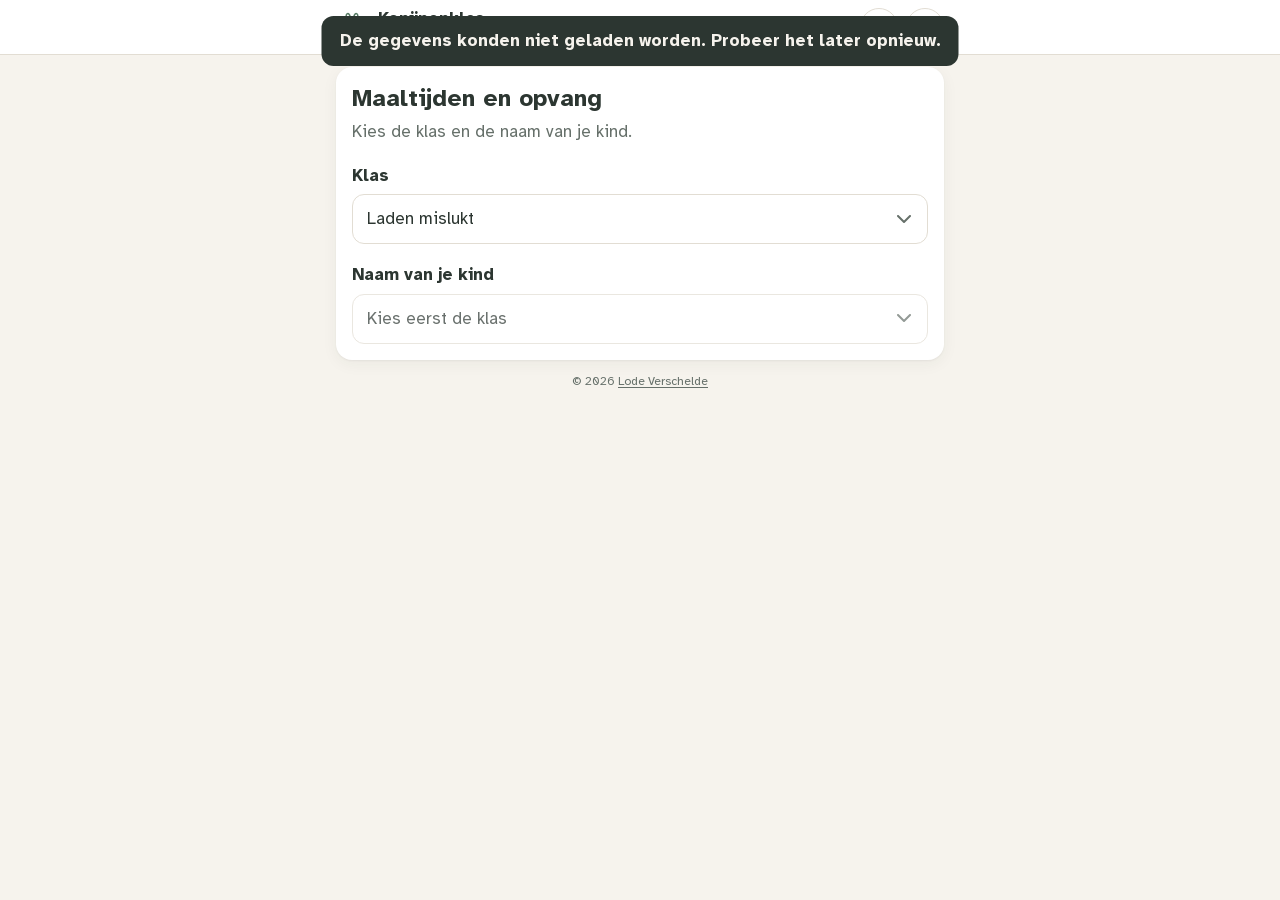
<file: index.html>
<!doctype html>
<html lang="nl-BE">
<head>
  <meta charset="utf-8">
  <meta name="viewport" content="width=device-width, initial-scale=1, viewport-fit=cover">
  <meta name="robots" content="noindex, nofollow">
  <meta name="theme-color" content="#ffffff">
  <title>Konijnenklas: maaltijden en opvang</title>
  <link rel="icon" href="img/konijn.svg" type="image/svg+xml">
  <link rel="apple-touch-icon" href="img/icoon-180.png">
  <link rel="preload" href="fonts/atkinson-400.woff2" as="font" type="font/woff2" crossorigin>
  <link rel="preload" href="fonts/atkinson-700.woff2" as="font" type="font/woff2" crossorigin>
  <script>document.documentElement.dataset.thema = /(?:^|; )thema=donker/.test(document.cookie) ? 'donker' : 'licht';</script>
  <script>(function () {
    var h = document.documentElement, c = (document.cookie.match(/(?:^|; )taal=(nl|en|fr|de|es|it|ko)\b/) || [])[1] || 'nl';
    h.dataset.taal = c;
    h.lang = { nl: 'nl-BE', en: 'en-GB', fr: 'fr-BE', de: 'de-DE', es: 'es-ES', it: 'it-IT', ko: 'ko-KR' }[c];
    if (c !== 'nl') h.classList.add('vertalen');
  })();</script>
  <link rel="stylesheet" href="css/stijl.css">
  <script src="js/vendor/supabase.js" defer></script>
  <script type="module" src="js/ouder.js"></script>
</head>
<body>
  <div class="demo-band" id="demoBand" data-t="demoBand" hidden>Demo: niets wordt echt verstuurd</div>
  <header class="kop">
    <div class="kop-binnen">
      <img class="logo" src="img/konijn.svg" alt="">
      <div>
        <div class="kop-titel" id="klasTitel">Konijnenklas</div>
        <div class="kop-sub" id="schoolTitel" data-t="kopSub">Maaltijden en opvang</div>
      </div>
      <div class="kop-rechts">
        <label class="taal-knop"><span id="taalCode" aria-hidden="true">NL</span><select id="taal" data-t-label="taal" aria-label="Taal"></select></label>
        <button class="thema-knop" type="button" id="themaKnop"></button>
      </div>
    </div>
  </header>

  <main class="inhoud">
    <section class="kaart start" id="start">
      <h1 data-t="kopSub">Maaltijden en opvang</h1>
      <p class="uitleg" data-t="startUitleg">Kies de klas en de naam van je kind.</p>

      <label for="klas" data-t="labelKlas">Klas</label>
      <select id="klas"><option value="" data-t="laden">Even geduld…</option></select>

      <label for="kind" data-t="labelKind">Naam van je kind</label>
      <select id="kind" disabled><option value="" data-t="eerstKlas">Kies eerst de klas</option></select>

      <form id="controle" hidden>
        <label for="achternaam" data-t="labelAchternaam">Typ ter controle de achternaam van je kind</label>
        <p class="hulp" id="achternaamHulp" data-t="achternaamHulp">Zo zijn we zeker dat niemand per vergissing voor een ander kind invult.</p>
        <input type="text" id="achternaam" aria-describedby="achternaamHulp" autocomplete="off" autocapitalize="words" spellcheck="false" enterkeyhint="go">
        <p class="fout" id="startFout" role="alert"></p>
        <button class="knop hoofd breed" type="submit" id="verder" data-t="verder">Verder</button>
      </form>
    </section>

    <section id="werk" hidden>
      <div class="kind-balk">
        <p class="kind-naam"><span class="klein" data-t="voor">Voor</span> <b id="kindNaam"></b></p>
        <button class="link" type="button" id="anderKind" data-t="anderKind">Ander kind</button>
      </div>

      <div class="tabs" role="tablist">
        <button class="tab" role="tab" id="tabMaaltijden" aria-controls="paneelMaaltijden" aria-selected="true" data-t="tabMaaltijden">Maaltijden</button>
        <button class="tab" role="tab" id="tabOpvang" aria-controls="paneelOpvang" aria-selected="false" data-t="tabOpvang">Opvang</button>
      </div>

      <div class="paneel" id="paneelMaaltijden" role="tabpanel" aria-labelledby="tabMaaltijden"></div>
      <div class="paneel" id="paneelOpvang" role="tabpanel" aria-labelledby="tabOpvang" hidden></div>
    </section>
  </main>

  <footer class="voet">© <span class="jaar">2026</span> <a href="https://lvit.be" target="_blank" rel="noopener">Lode Verschelde</a></footer>
  <script>document.querySelectorAll('.jaar').forEach((j) => { j.textContent = new Date().getFullYear(); });</script>

  <dialog id="bevestig">
    <form method="dialog">
      <h2 id="bevestigTitel"></h2>
      <div id="bevestigTekst"></div>
      <div class="dialoog-knoppen">
        <button class="knop" value="nee" data-t="annuleren">Annuleren</button>
        <button class="knop hoofd" value="ja">Versturen</button>
      </div>
    </form>
  </dialog>
  <div class="toast" id="toast" role="status" aria-live="polite"></div>
</body>
</html>
</file>
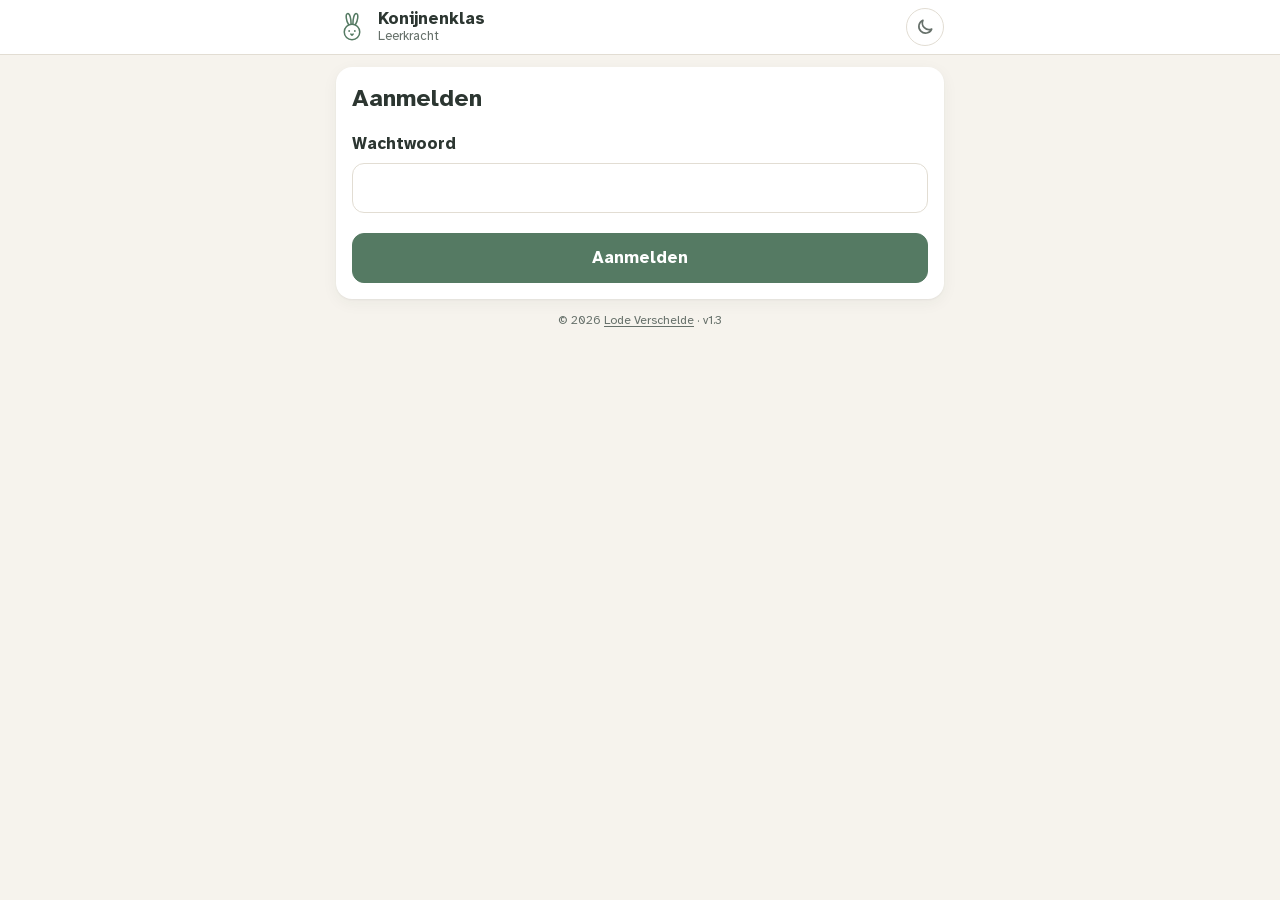
<file: leerkracht/index.html>
<!doctype html>
<html lang="nl-BE">
<head>
  <meta charset="utf-8">
  <meta name="viewport" content="width=device-width, initial-scale=1, viewport-fit=cover">
  <meta name="robots" content="noindex, nofollow">
  <meta name="theme-color" content="#ffffff">
  <meta name="apple-mobile-web-app-capable" content="yes">
  <meta name="apple-mobile-web-app-title" content="Konijnenklas">
  <title>Konijnenklas: leerkracht</title>
  <link rel="manifest" href="manifest.webmanifest">
  <link rel="icon" href="../img/konijn.svg" type="image/svg+xml">
  <link rel="apple-touch-icon" href="../img/icoon-180.png">
  <link rel="preload" href="../fonts/atkinson-400.woff2" as="font" type="font/woff2" crossorigin>
  <link rel="preload" href="../fonts/atkinson-700.woff2" as="font" type="font/woff2" crossorigin>
  <script>document.documentElement.dataset.thema = /(?:^|; )thema=donker/.test(document.cookie) ? 'donker' : 'licht';</script>
  <link rel="stylesheet" href="../css/stijl.css">
  <script src="../js/vendor/supabase.js" defer></script>
  <script type="module" src="../js/leerkracht.js"></script>
</head>
<body>
  <div class="demo-band" id="demoBand" hidden>Demo: wachtwoord "konijn", niets wordt echt bewaard</div>
  <header class="kop">
    <div class="kop-binnen">
      <img class="logo" src="../img/konijn.svg" alt="">
      <div>
        <div class="kop-titel" id="klasTitel">Konijnenklas</div>
        <div class="kop-sub">Leerkracht</div>
      </div>
      <div class="kop-rechts">
        <button class="link" type="button" id="afmelden" hidden>Afmelden</button>
        <button class="thema-knop" type="button" id="themaKnop"></button>
      </div>
    </div>
  </header>

  <main class="inhoud">
    <section class="kaart start" id="aanmelden" hidden>
      <h1>Aanmelden</h1>
      <form id="aanmeldForm">
        <label for="wachtwoord">Wachtwoord</label>
        <input type="password" id="wachtwoord" autocomplete="current-password" enterkeyhint="go">
        <p class="fout" id="aanmeldFout" role="alert"></p>
        <button class="knop hoofd breed" type="submit">Aanmelden</button>
      </form>
    </section>

    <section id="app" hidden>
      <nav class="nav" role="tablist">
        <button class="tab" role="tab" data-scherm="kinderen">Kinderen</button>
        <button class="tab" role="tab" data-scherm="klas">Klas</button>
        <button class="tab" role="tab" data-scherm="vrij">Vrije dagen</button>
        <button class="tab" role="tab" data-scherm="meldingen">Meldingen</button>
      </nav>
      <div id="scherm"></div>
    </section>
  </main>

  <footer class="voet">© <span class="jaar">2026</span> <a href="https://lvit.be" target="_blank" rel="noopener">Lode Verschelde</a> · <span id="versie"></span></footer>
  <script>document.querySelectorAll('.jaar').forEach((j) => { j.textContent = new Date().getFullYear(); });</script>

  <dialog id="bevestig">
    <form method="dialog">
      <h2 id="bevestigTitel"></h2>
      <div id="bevestigTekst"></div>
      <div class="dialoog-knoppen">
        <button class="knop" value="nee">Annuleren</button>
        <button class="knop hoofd" value="ja">OK</button>
      </div>
    </form>
  </dialog>
  <div class="toast" id="toast" role="status" aria-live="polite"></div>
</body>
</html>
</file>
<file: css/stijl.css>
/* Konijnenklas: gedeelde stijl voor de ouder- en de leerkrachtensite. Mobiel eerst. */

@font-face {
  font-family: 'Atkinson Hyperlegible';
  src: url('../fonts/atkinson-400.woff2') format('woff2');
  font-weight: 400;
  font-display: swap;
}
@font-face {
  font-family: 'Atkinson Hyperlegible';
  src: url('../fonts/atkinson-700.woff2') format('woff2');
  font-weight: 700;
  font-display: swap;
}

:root {
  color-scheme: light;
  --achtergrond: #f6f3ed;
  --kaart: #ffffff;
  --tekst: #2c3631;
  --zacht: #66706a;
  --lijn: #e2ddd3;
  --accent: #557a63;
  --accent-donker: #3f5f4b;
  --accent-zacht: #e4ece5;
  --uit: #efece6;
  --uit-tekst: #b6b0a6;
  --warm: #c4825a;
  --warm-zacht: #f6e7dd;
  --warm-tekst: #7a4a2c;
  --vegi: #6f9152;
  --vegi-zacht: #e6eedd;
  --vegi-tekst: #44602f;
  --boter: #b8963f;
  --boter-zacht: #f4ecd4;
  --boter-tekst: #6e5719;
  --maan: #5f6b9c;
  --fout: #a8473b;
  --rood: #c2453a;
  --blauw: #3d6db5;
  --straal: 16px;
  --schaduw: 0 1px 2px rgba(44, 54, 49, .06), 0 4px 16px rgba(44, 54, 49, .05);
}

/* Donkere modus: dezelfde rustige kleuren, gedempt */
:root[data-thema=donker] {
  color-scheme: dark;
  --achtergrond: #161b19;
  --kaart: #20272a;
  --tekst: #e5e9e6;
  --zacht: #9ba59f;
  --lijn: #353e3b;
  --accent: #4f7a5e;
  --accent-donker: #9cc4a9;
  --accent-zacht: #24382c;
  --uit: #262d2c;
  --uit-tekst: #5b6561;
  --warm: #c98f68;
  --warm-zacht: #3a2a21;
  --warm-tekst: #f0c6a8;
  --vegi: #86a768;
  --vegi-zacht: #253120;
  --vegi-tekst: #c6dcb0;
  --boter: #c7a654;
  --boter-zacht: #352e1a;
  --boter-tekst: #ebd89f;
  --maan: #a3aee0;
  --fout: #e48f82;
  --rood: #c9564b;
  --blauw: #4a7bc4;
  --schaduw: 0 1px 2px rgba(0, 0, 0, .3), 0 4px 16px rgba(0, 0, 0, .2);
}
:root[data-thema=donker] .dag.gekozen .dag-cirkel::after { background-color: #3f6b4f; }
:root[data-thema=donker] select {
  background-image: url("data:image/svg+xml,%3Csvg xmlns='http://www.w3.org/2000/svg' width='14' height='9' fill='none' stroke='%239ba59f' stroke-width='2' stroke-linecap='round' stroke-linejoin='round'%3E%3Cpath d='M1 1l6 6 6-6'/%3E%3C/svg%3E");
}

* { box-sizing: border-box; }
html { -webkit-text-size-adjust: 100%; }
body {
  margin: 0;
  background: var(--achtergrond);
  color: var(--tekst);
  font: 17px/1.5 'Atkinson Hyperlegible', system-ui, -apple-system, sans-serif;
  -webkit-font-smoothing: antialiased;
}
[hidden] { display: none !important; }
h1, h2, h3 { line-height: 1.25; margin: 0; }
h1 { font-size: 24px; }
h2 { font-size: 19px; }
p { margin: 0; }
button, input, select { font: inherit; color: inherit; }

/* Kop */
.kop { background: var(--kaart); border-bottom: 1px solid var(--lijn); }
.kop-binnen {
  max-width: 640px; margin: 0 auto; padding: 12px 16px;
  display: flex; align-items: center; gap: 12px;
}
.logo { width: 40px; height: 40px; color: var(--accent); flex: none; }
.kop-titel { font-weight: 700; font-size: 18px; }
.kop-sub { color: var(--zacht); font-size: 14px; }
.kop-rechts { margin-left: auto; display: flex; align-items: center; gap: 10px; }
.thema-knop {
  width: 44px; height: 44px; border-radius: 50%; border: 1.5px solid var(--lijn); background: var(--kaart);
  color: var(--zacht); display: grid; place-items: center; cursor: pointer; padding: 0; flex: none;
}
.thema-knop svg { width: 20px; height: 20px; }
/* Taalknop: toont de code, de onzichtbare keuzelijst erboven opent de lijst van het toestel. */
.taal-knop {
  position: relative; width: 44px; height: 44px; border-radius: 50%; border: 1.5px solid var(--lijn); background: var(--kaart);
  color: var(--zacht); display: grid; place-items: center; flex: none; margin: 0; font-size: 13px; font-weight: 700; letter-spacing: .02em;
}
.taal-knop select {
  position: absolute; inset: 0; width: 100%; height: 100%; min-height: 0; opacity: 0; cursor: pointer; font-size: 16px;
  appearance: none; border: 0; padding: 0; margin: 0;
}
.taal-knop:has(select:focus-visible) { outline: 2px solid var(--accent-donker); outline-offset: 2px; }
/* Tot ouder.js de vaste teksten vertaald heeft: geen Nederlandse flits in een andere taal. */
.vertalen [data-t] { visibility: hidden; }

.inhoud { max-width: 640px; margin: 0 auto; padding: 20px 16px 8px; }
.kaart {
  background: var(--kaart); border-radius: var(--straal); box-shadow: var(--schaduw);
  padding: 20px;
}
.kaart + .kaart { margin-top: 16px; }
.uitleg { color: var(--zacht); margin-top: 6px; }
.klein { color: var(--zacht); font-size: 14px; }

/* Formulieren */
label { display: block; font-weight: 700; margin: 18px 0 6px; }
input[type=text], input[type=password], input[type=date], select {
  width: 100%; min-height: 50px; padding: 10px 14px;
  border: 1.5px solid var(--lijn); border-radius: 12px; background: var(--kaart);
  font-size: 17px;
}
select {
  appearance: none;
  background-image: url("data:image/svg+xml,%3Csvg xmlns='http://www.w3.org/2000/svg' width='14' height='9' fill='none' stroke='%2366706a' stroke-width='2' stroke-linecap='round' stroke-linejoin='round'%3E%3Cpath d='M1 1l6 6 6-6'/%3E%3C/svg%3E");
  background-repeat: no-repeat; background-position: right 16px center; padding-right: 40px;
}
input:focus-visible, select:focus-visible, button:focus-visible {
  outline: 3px solid color-mix(in srgb, var(--accent) 45%, transparent); outline-offset: 2px;
}
.hulp { color: var(--zacht); font-size: 13px; line-height: 1.4; margin: -2px 0 8px; }
.fout { color: var(--fout); font-weight: 700; margin-top: 10px; min-height: 0; }
.fout:empty { display: none; }

.knop {
  display: inline-flex; align-items: center; justify-content: center; gap: 8px;
  min-height: 50px; padding: 10px 18px; border-radius: 12px; cursor: pointer;
  border: 1.5px solid var(--lijn); background: var(--kaart); font-weight: 700;
  text-align: center;
}
.knop.hoofd { background: var(--accent); border-color: var(--accent); color: #fff; }
.knop.hoofd:active { background: var(--accent-donker); }
.knop.breed { width: 100%; }
.knop:disabled { opacity: .45; cursor: default; }
.knop.klein-knop { min-height: 40px; padding: 6px 12px; font-size: 15px; border-radius: 10px; }
.link {
  background: none; border: 0; padding: 4px 0; cursor: pointer;
  color: var(--accent-donker); font-weight: 700; text-decoration: underline; text-underline-offset: 3px;
}
.start .knop.hoofd { margin-top: 20px; }

/* Kind en tabbladen */
.kind-balk { display: flex; align-items: flex-end; justify-content: space-between; gap: 12px; margin-bottom: 16px; }
.tabs {
  display: grid; grid-template-columns: 1fr 1fr; gap: 4px; padding: 4px;
  background: var(--uit); border-radius: 14px; margin-bottom: 16px;
}
.tab {
  min-height: 46px; border: 0; border-radius: 11px; background: transparent; cursor: pointer;
  font-weight: 700; color: var(--zacht);
}
.tab[aria-selected=true] { background: var(--kaart); color: var(--tekst); box-shadow: var(--schaduw); }

/* Maandkiezer */
.maanden {
  display: flex; gap: 6px; overflow-x: auto; padding: 2px 2px 8px; margin: 0 -2px;
  scrollbar-width: none;
}
.maanden::-webkit-scrollbar { display: none; }
.maand {
  flex: none; min-width: 54px; min-height: 52px; padding: 4px 8px; border-radius: 12px; cursor: pointer;
  border: 1.5px solid var(--lijn); background: var(--kaart); line-height: 1.1;
  display: flex; flex-direction: column; align-items: center; justify-content: center; gap: 3px;
}
.maand b { font-size: 15px; }
.maand small { font-size: 11px; color: var(--zacht); }
.maand.actief { border-color: var(--accent); background: var(--accent-zacht); }
.maand.vast b { color: var(--uit-tekst); }
.maand-stip { width: 6px; height: 6px; border-radius: 50%; background: transparent; }
.maand.gewijzigd .maand-stip { background: var(--warm); }
.maand.ingevuld .maand-stip { background: var(--accent); }

.maand-kop { margin: 14px 0 4px; }
.maand-kop .status { margin-top: 2px; }
.maand-kop h2 { text-transform: capitalize; }
.status { font-size: 15px; color: var(--zacht); }
.status.slot { color: var(--fout); font-weight: 700; }

/* Opties boven de kalender */
.opties { margin: 14px 0 16px; padding: 14px; border-radius: 14px; background: var(--achtergrond); }
.segment {
  display: grid; grid-auto-flow: column; grid-auto-columns: 1fr; gap: 4px; padding: 4px;
  border-radius: 12px; background: var(--uit); margin-bottom: 12px;
}
.segment button {
  min-height: 40px; border: 0; border-radius: 9px; background: transparent; cursor: pointer;
  font-size: 15px; font-weight: 700; color: var(--zacht); padding: 4px 6px;
}
.segment button[aria-pressed=true] { background: var(--kaart); color: var(--tekst); box-shadow: var(--schaduw); }
.opties-uitleg { font-size: 15px; color: var(--zacht); margin-bottom: 10px; }
.keuzes { display: grid; grid-template-columns: 1fr 1fr; gap: 8px; }
.keuze {
  min-height: 48px; padding: 6px 10px; border-radius: 12px; cursor: pointer; text-align: left;
  border: 1.5px solid var(--lijn); background: var(--kaart); font-size: 15px; font-weight: 700;
  display: flex; align-items: center; gap: 8px;
}
.keuze:disabled { opacity: .45; cursor: default; }
.bol {
  flex: none; position: relative; width: 22px; height: 22px; border-radius: 50%;
  display: grid; place-items: center; font-size: 11px; font-weight: 700; line-height: 1; border: 1.5px solid;
}
.bol.m-warm { background: var(--warm-zacht); border-color: var(--warm); color: var(--warm-tekst); }
.bol.m-vegi { background: var(--vegi-zacht); border-color: var(--vegi); color: var(--vegi-tekst); }
.bol.m-boterhammen { background: var(--boter-zacht); border-color: var(--boter); color: var(--boter-tekst); }
.bol .dag-maan { width: 13px; height: 13px; top: -5px; left: -6px; }
.bol .dag-maan svg { width: 9px; height: 9px; }
.vaste-dagen { display: grid; gap: 8px; margin-bottom: 12px; }
.vaste-dag { display: grid; grid-template-columns: 96px 1fr; align-items: center; gap: 10px; }
.vaste-dag span { font-weight: 700; }
.vaste-dag select { min-height: 44px; font-size: 15px; }
.opties-rij { display: flex; flex-wrap: wrap; gap: 8px; margin-top: 10px; }
.opties-rij .knop { flex: 1 1 auto; }
.weekdagen { display: flex; flex-wrap: wrap; gap: 8px; margin-bottom: 4px; }
.vinkje {
  display: inline-flex; align-items: center; gap: 8px; margin: 0; padding: 8px 12px; min-height: 44px;
  border: 1.5px solid var(--lijn); border-radius: 12px; background: var(--kaart); font-weight: 700; cursor: pointer;
}
.vinkje input { width: 20px; height: 20px; accent-color: var(--accent); margin: 0; }
.weken { display: grid; gap: 8px; }
.week {
  display: flex; align-items: center; justify-content: space-between; gap: 8px;
  min-height: 48px; padding: 6px 12px; border-radius: 12px; cursor: pointer;
  border: 1.5px solid var(--lijn); background: var(--kaart); font-weight: 700; text-align: left;
}
.week.aan { border-color: var(--accent); background: var(--accent-zacht); }
.week small { color: var(--zacht); font-weight: 400; font-size: 14px; }

/* Kalender */
.kalender { display: grid; grid-template-columns: repeat(7, minmax(0, 1fr)); gap: 4px 2px; }
.kalender-kop {
  text-align: center; font-size: 13px; font-weight: 700; color: var(--zacht);
  text-transform: uppercase; letter-spacing: .04em; padding-bottom: 4px;
}
.kalender-kop.weekend { color: var(--uit-tekst); }
.dag {
  appearance: none; border: 0; background: none; padding: 4px 0 0; margin: 0; cursor: pointer;
  display: flex; flex-direction: column; align-items: center; gap: 3px; min-height: 64px;
  -webkit-tap-highlight-color: transparent;
}
.dag-cirkel {
  position: relative; width: 40px; height: 40px; border-radius: 50%;
  display: grid; place-items: center; font-weight: 700; font-size: 16px;
  border: 1.5px solid var(--lijn); background: var(--kaart);
  transition: background-color .12s, border-color .12s;
}
.dag-label { font-size: 11px; line-height: 14px; min-height: 14px; font-weight: 700; color: var(--zacht); }
.dag.uit { cursor: default; }
.dag.uit .dag-cirkel { background: var(--uit); border-color: transparent; color: var(--uit-tekst); }
.dag.vrij .dag-label { color: var(--uit-tekst); }
.dag.m-warm .dag-cirkel { background: var(--warm-zacht); border-color: var(--warm); color: var(--warm-tekst); }
.dag.m-vegi .dag-cirkel { background: var(--vegi-zacht); border-color: var(--vegi); color: var(--vegi-tekst); }
.dag.m-boterhammen .dag-cirkel { background: var(--boter-zacht); border-color: var(--boter); color: var(--boter-tekst); }
.dag.m-warm .dag-label { color: var(--warm-tekst); }
.dag.m-vegi .dag-label { color: var(--vegi-tekst); }
.dag.m-boterhammen .dag-label { color: var(--boter-tekst); }
.dag.o-aan .dag-cirkel { background: var(--accent); border-color: var(--accent); color: #fff; }
.dag.o-aan .dag-label { color: var(--accent-donker); }
.dag.uit:is(.m-warm, .m-vegi, .m-boterhammen, .o-aan) .dag-cirkel { opacity: .5; }
.dag.vandaag .dag-cirkel { box-shadow: 0 0 0 2px var(--kaart), 0 0 0 4px var(--tekst); }
.dag.vandaag .dag-label { color: var(--tekst); }
.dag.gekozen .dag-cirkel { outline: 3px solid var(--accent-donker); outline-offset: 2px; }
.dag.gekozen .dag-cirkel::after {
  content: ''; position: absolute; right: -6px; bottom: -6px; width: 17px; height: 17px; border-radius: 50%;
  background: var(--accent-donker) url("data:image/svg+xml,%3Csvg xmlns='http://www.w3.org/2000/svg' viewBox='0 0 12 12' fill='none' stroke='white' stroke-width='2' stroke-linecap='round' stroke-linejoin='round'%3E%3Cpath d='M2.5 6.2l2.3 2.3 4.7-4.9'/%3E%3C/svg%3E") center / 11px no-repeat;
}
.dag-maan {
  position: absolute; top: -6px; left: -6px; width: 18px; height: 18px; border-radius: 50%;
  display: grid; place-items: center; background: var(--kaart); color: var(--maan);
  box-shadow: 0 0 0 1.5px var(--lijn);
}
.dag-maan svg { width: 12px; height: 12px; display: block; }
.paneel.vast .kalender { filter: grayscale(.4); }

.legende {
  display: flex; flex-wrap: wrap; gap: 8px 16px; margin-top: 16px; font-size: 14px; color: var(--zacht);
}
.legende > span { display: inline-flex; align-items: center; gap: 6px; }
.legende .bol { width: 18px; height: 18px; font-size: 10px; }
.legende .legende-maan { border: 0; }
.legende .legende-maan .dag-maan { position: static; width: 18px; height: 18px; }
.legende .bol.uit { background: var(--uit); border-color: transparent; }
.legende .bol.o-aan { background: var(--accent); border-color: var(--accent); }
.vrije-lijst { margin: 12px 0 0; padding: 0; list-style: none; font-size: 14px; color: var(--zacht); }
.vrije-lijst li + li { margin-top: 2px; }

/* Verstuurbalk */
.verstuur-balk {
  position: sticky; bottom: 0; z-index: 5; margin: 20px -16px 0;
  padding: 14px 16px calc(14px + env(safe-area-inset-bottom));
  background: color-mix(in srgb, var(--achtergrond) 94%, transparent);
  backdrop-filter: blur(8px); -webkit-backdrop-filter: blur(8px);
  border-top: 1px solid var(--lijn);
}
.verstuur-status { font-size: 14px; color: var(--zacht); margin-bottom: 8px; text-align: center; }
.verstuur-status.open { color: var(--warm-tekst); font-weight: 700; }

/* Dialoog en toast */
dialog {
  border: 0; border-radius: 20px; padding: 24px; width: min(440px, calc(100vw - 32px));
  box-shadow: 0 20px 60px rgba(0, 0, 0, .2); color: var(--tekst); background: var(--kaart);
}
dialog::backdrop { background: rgba(44, 54, 49, .45); }
dialog h2 { margin-bottom: 12px; }
dialog p + p, dialog ul + p { margin-top: 10px; }
dialog ul { margin: 10px 0 0; padding-left: 20px; }
.dialoog-knoppen { display: grid; grid-template-columns: 1fr 1fr; gap: 10px; margin-top: 22px; }

.toast {
  position: fixed; left: 50%; top: calc(16px + env(safe-area-inset-top)); z-index: 20;
  transform: translate(-50%, -20px); opacity: 0; pointer-events: none;
  background: var(--tekst); color: var(--achtergrond); padding: 12px 18px; border-radius: 12px; font-weight: 700;
  width: max-content; max-width: calc(100vw - 32px); text-align: center;
  transition: opacity .2s, transform .2s;
}
.toast.zichtbaar { opacity: 1; transform: translate(-50%, 0); }

.laden { color: var(--zacht); text-align: center; padding: 32px 0; }
.demo-band {
  background: var(--boter-zacht); color: var(--boter-tekst); font-size: 14px; font-weight: 700;
  text-align: center; padding: 6px 16px;
}

/* Leerkracht */
.nav {
  display: flex; gap: 4px; overflow-x: auto; padding: 4px; margin-bottom: 16px;
  background: var(--uit); border-radius: 14px; scrollbar-width: none;
}
.nav::-webkit-scrollbar { display: none; }
.nav .tab { flex: 1 1 auto; padding: 0 8px; font-size: 14px; white-space: nowrap; }
@media (min-width: 420px) { .nav .tab { font-size: 16px; padding: 0 12px; } }
.lijst { list-style: none; margin: 0; padding: 0; }
.lijst li { border-top: 1px solid var(--lijn); }
.lijst li:first-child { border-top: 0; }
.rij {
  width: 100%; display: flex; align-items: center; justify-content: space-between; gap: 12px;
  min-height: 56px; padding: 8px 0; background: none; border: 0; text-align: left; cursor: pointer;
}
.rij b { display: block; }
.rij small { color: var(--zacht); font-size: 14px; }
.rij-pijl { color: var(--zacht); flex: none; }
.rij-rechts { display: flex; align-items: center; gap: 6px; flex: none; }
.nieuw-bol {
  width: 26px; height: 26px; border-radius: 50%; display: grid; place-items: center;
  color: #fff; font-size: 13px; font-weight: 700; line-height: 1;
}
.nieuw-bol.maaltijden { background: var(--rood); }
.nieuw-bol.opvang { background: var(--blauw); }
.label-nieuw {
  display: inline-block; margin-left: 6px; font-size: 12px; font-weight: 700; border-radius: 6px; padding: 1px 6px;
  background: var(--rood); color: #fff;
}
.zoek { margin-bottom: 8px; }
.formulier-rij { display: grid; grid-template-columns: 1fr 1fr; gap: 10px; }
.formulier-rij label { margin-top: 12px; }
.inzending { padding: 10px 0; border-top: 1px solid var(--lijn); }
.inzending:first-child { border-top: 0; }
.inzending small { display: block; color: var(--zacht); font-size: 13px; }
.label-soort {
  display: inline-block; font-size: 12px; font-weight: 700; border-radius: 6px; padding: 1px 6px; margin-right: 6px;
  background: var(--accent-zacht); color: var(--accent-donker);
}
.label-soort.maaltijden { background: var(--warm-zacht); color: var(--warm-tekst); }
.terug { margin-bottom: 12px; }
.fiche-kalenders { display: grid; gap: 24px; margin-top: 12px; }
.fiche-kalenders h3 { margin-bottom: 10px; font-size: 17px; }
.vrije-dag { display: flex; align-items: center; justify-content: space-between; gap: 12px; padding: 8px 0; border-top: 1px solid var(--lijn); }
.vrije-dag:first-child { border-top: 0; }
.vrije-dag small { display: block; color: var(--zacht); font-size: 14px; }
.officieel { color: var(--zacht); font-size: 13px; }

@media (min-width: 520px) {
  .dag-cirkel { width: 46px; height: 46px; font-size: 17px; }
  .dag { min-height: 72px; }
  .keuzes { grid-template-columns: 1fr 1fr 1fr; }
}
@media (prefers-reduced-motion: reduce) {
  * { transition: none !important; }
}

/* Ouderpagina compact op een smartphone: de kalender moet zonder scrollen in beeld komen. */
.kind-balk { align-items: center; margin-bottom: 10px; }
.kind-naam { font-size: 18px; min-width: 0; overflow: hidden; text-overflow: ellipsis; white-space: nowrap; }
.kind-naam .klein { font-size: 14px; }
.verstuur-balk { position: static; }
.verstuur-balk.plakt { position: sticky; }

/* Compact op elke breedte (vroeger alleen onder 520 px). */
.kop-binnen { padding: 8px 16px; gap: 10px; }
.logo { width: 32px; height: 32px; }
.kop-titel { font-size: 17px; line-height: 1.2; }
.kop-sub { font-size: 13px; line-height: 1.2; }
.thema-knop, .taal-knop { width: 38px; height: 38px; }
.kop-rechts { gap: 8px; }
.inhoud { padding-top: 12px; }
.kaart { padding: 16px; }

.tabs { margin-bottom: 10px; padding: 3px; }
.tab { min-height: 40px; }
.maanden { gap: 5px; padding-bottom: 4px; }
.maand { position: relative; min-width: 46px; min-height: 32px; padding: 2px 8px; }
.maand .maand-stip { position: absolute; bottom: 3px; left: 50%; width: 5px; height: 5px; margin-left: -2.5px; }
.maand b { font-size: 14px; }
.maand-kop { margin: 4px 0 0; }
.maand-kop h2 { font-size: 17px; }
.maand-kop .status { font-size: 13px; margin-top: 0; }

.opties { margin: 6px 0 10px; padding: 10px; }
.segment { margin-bottom: 8px; padding: 3px; }
.segment button { min-height: 34px; font-size: 14px; }
.opties-uitleg { font-size: 13px; margin-bottom: 8px; }
.keuzes { gap: 6px; }
.keuze { min-height: 40px; padding: 4px 8px; font-size: 14px; border-radius: 10px; }
.vaste-dagen { gap: 6px; margin-bottom: 8px; }
.vaste-dag { margin: 0; }
.vaste-dag { grid-template-columns: 96px 1fr; }
.vaste-dag select { font-weight: 400; }
.vaste-dag select { min-height: 38px; padding: 6px 36px 6px 10px; }
.vaste-dagen + .knop, .opties .knop.hoofd.breed { min-height: 42px; }
.opties-rij { margin-top: 6px; gap: 6px; }
.knop.klein-knop { min-height: 36px; }
.weken { gap: 6px; }
.week { min-height: 40px; }
.vinkje { min-height: 38px; padding: 6px 10px; }
.opties .knop { min-height: 42px; }

.kalender { gap: 2px; }
.kalender-kop { font-size: 12px; padding-bottom: 2px; }
.dag { min-height: 52px; gap: 2px; padding-top: 3px; }
.dag-cirkel { width: 36px; height: 36px; font-size: 15px; }
.dag-label { font-size: 10px; line-height: 12px; min-height: 12px; }
.dag-maan { width: 16px; height: 16px; top: -5px; left: -5px; }
.dag-maan svg { width: 11px; height: 11px; }

.legende { margin-top: 10px; gap: 6px 12px; font-size: 13px; }
.vrije-lijst { margin-top: 8px; font-size: 13px; }
.verstuur-balk { margin-top: 12px; padding: 10px 16px calc(10px + env(safe-area-inset-bottom)); }
.verstuur-status { font-size: 13px; margin-bottom: 6px; }
.verstuur-balk .knop { min-height: 46px; }
@media (min-width: 520px) {
  .dag-cirkel { width: 42px; height: 42px; font-size: 16px; }
  .dag { min-height: 58px; }
}

/* Rooster met maaltijdkeuzes */
.keuze-matrix { display: grid; grid-template-columns: auto repeat(3, minmax(0, 1fr)); gap: 6px; align-items: center; }
.matrix-kolom { text-align: center; font-size: 13px; font-weight: 700; color: var(--zacht); }
.matrix-rij { font-size: 13px; font-weight: 700; color: var(--zacht); line-height: 1.2; max-width: 84px; }
.keuze-matrix .keuze { justify-content: center; min-height: 44px; padding: 4px; }
.keuze-matrix .bol { width: 28px; height: 28px; font-size: 13px; }
.keuze-matrix .bol .dag-maan { width: 16px; height: 16px; top: -6px; left: -7px; }
.keuze-matrix .bol .dag-maan svg { width: 11px; height: 11px; }
.uitleg-rij { display: flex; align-items: baseline; gap: 12px; margin-bottom: 8px; }
.uitleg-rij .opties-uitleg { margin: 0; flex: 1; }
.klein-link { font-size: 14px; padding: 2px 0; flex: none; }
.link:disabled { opacity: .4; cursor: default; }
.selectie-rij { margin-top: -4px; gap: 16px; }

/* Voettekst met copyright */
.voet {
  max-width: 640px; margin: 0 auto; padding: 4px 16px calc(16px + env(safe-area-inset-bottom));
  text-align: center; font-size: 12px; color: var(--zacht);
}
.voet a { color: inherit; text-underline-offset: 2px; }
</file>
